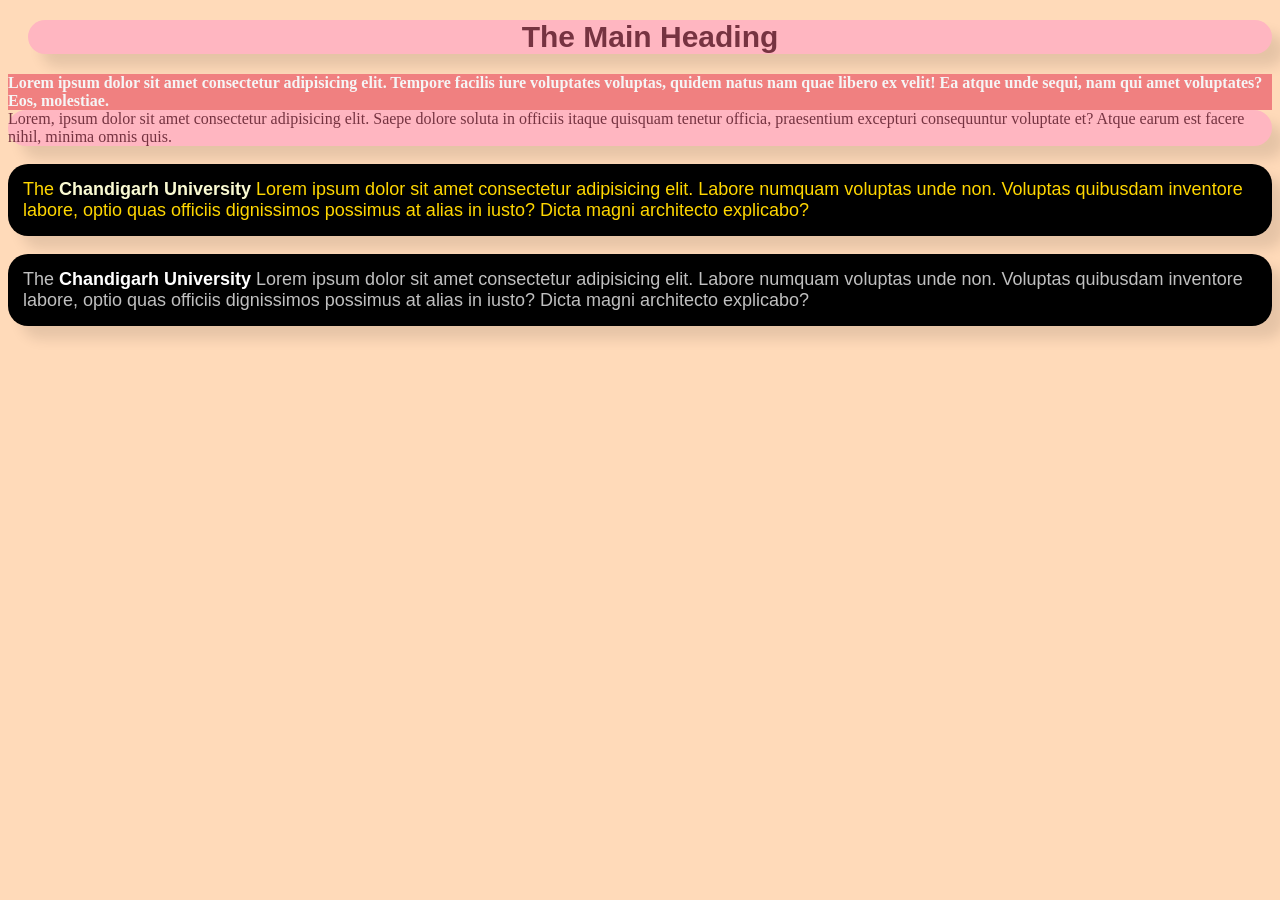
<file: 07-March/index.html>
<!DOCTYPE html>
<html lang="en">
<head>
    <meta charset="UTF-8">
    <meta name="viewport" content="width=device-width, initial-scale=1.0">
    <link rel="stylesheet" href="style.css">
    <title>Document</title>
</head>
<style>
    #div1{
        color: rgb(118, 51, 65);
        font-family: 'Segoe UI', Tahoma, Geneva, Verdana, sans-serif;
        font-size: 30px;
        text-align: center;
        border-radius: 20px;
        box-shadow: 13px 13px 13px rgba(0, 0, 0, 0.1);
    }
    p{
        font-size: 18px;
        font-family: 'Segoe UI', Tahoma, Geneva, Verdana, sans-serif;
        border-radius: 20px;
        box-shadow: 13px 13px 13px rgba(0, 0, 0, 0.1);
        padding: 15px;
    }
</style>
<body>
    <h1 id = "div1" style="background-color: lightpink;">The Main Heading</h1>
    <div style="font-size: 16px; font-weight: bold; background-color: lightcoral; color: whitesmoke;">
        Lorem ipsum dolor sit amet consectetur adipisicing elit. Tempore facilis iure voluptates voluptas, quidem natus nam quae libero ex velit! Ea atque unde sequi, nam qui amet voluptates? Eos, molestiae.
    </div>
    <div style=" background-color: lightpink; color:rgb(118, 51, 65); border-radius: 20px; box-shadow: 13px 13px 13px rgba(0, 0, 0, 0.1);">
        Lorem, ipsum dolor sit amet consectetur adipisicing elit. Saepe dolore soluta in officiis itaque quisquam tenetur officia, praesentium excepturi consequuntur voluptate et? Atque earum est facere nihil, minima omnis quis.
    </div>
    <p style="background-color: black; color: gold; display: block;">
        The <span style="color: lightgoldenrodyellow; font-weight: bolder;">Chandigarh University</span> Lorem ipsum dolor sit amet consectetur adipisicing elit. Labore numquam voluptas unde non. Voluptas quibusdam inventore labore, optio quas officiis dignissimos possimus at alias in iusto? Dicta magni architecto explicabo?
    </p>
    <p style="background-color: black; color: silver; display: block;">
        The <span style="color: white; font-weight: bolder;">Chandigarh University</span> Lorem ipsum dolor sit amet consectetur adipisicing elit. Labore numquam voluptas unde non. Voluptas quibusdam inventore labore, optio quas officiis dignissimos possimus at alias in iusto? Dicta magni architecto explicabo?
    </p>
</body>
</html>
</file>
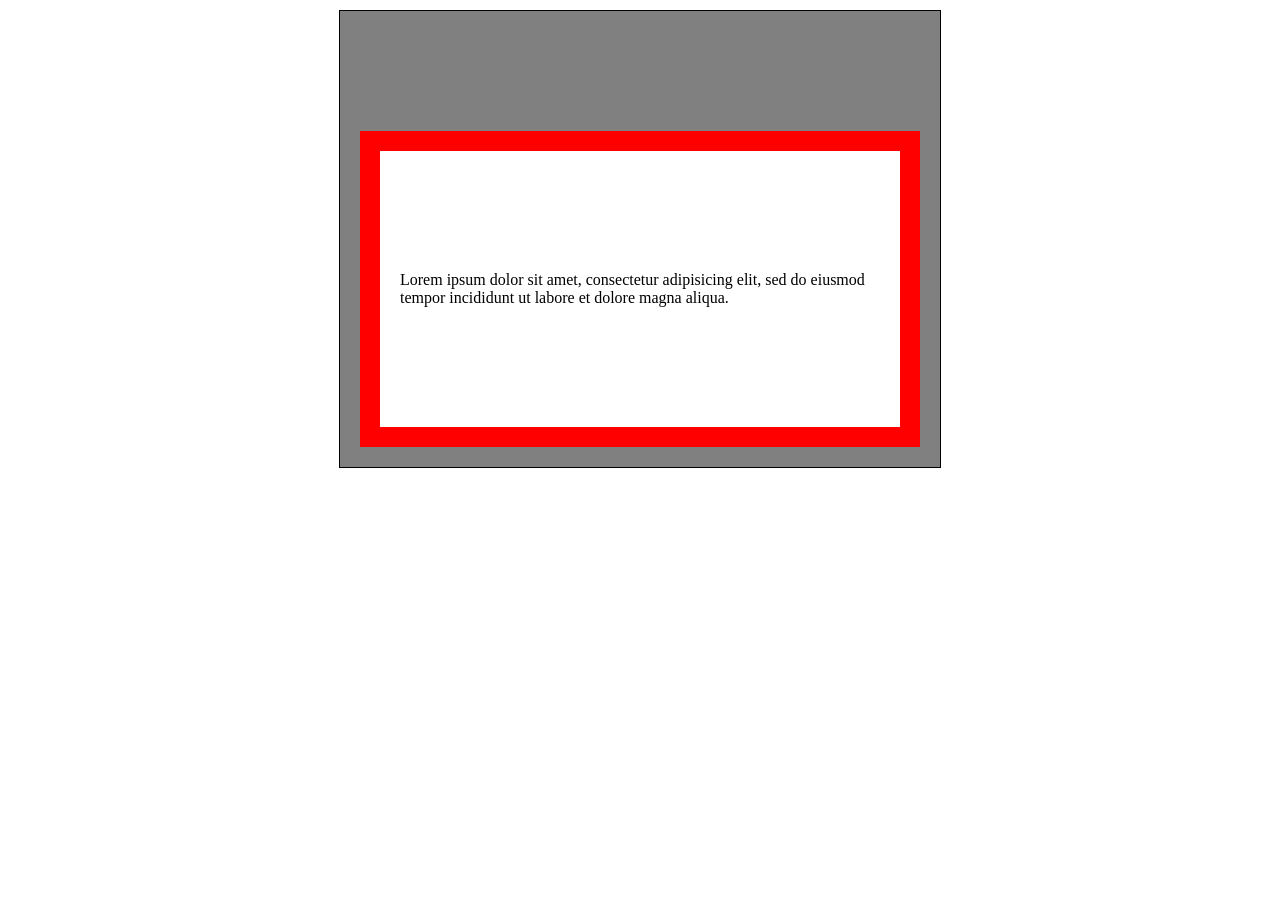
<file: 09-March/index.html>
<!DOCTYPE html>
<html lang="en">
<head>
    <meta charset="UTF-8">
    <meta name="viewport" content="width=device-width, initial-scale=1.0">
    <link rel="stylesheet" href="style.css">
    <title>Document</title>
</head>
<body>
    <div id="container">
        <p>Lorem ipsum dolor sit amet, consectetur adipisicing elit,
            sed do eiusmod tempor incididunt ut labore et dolore magna aliqua.</p>
    </div>
</body>
</file>
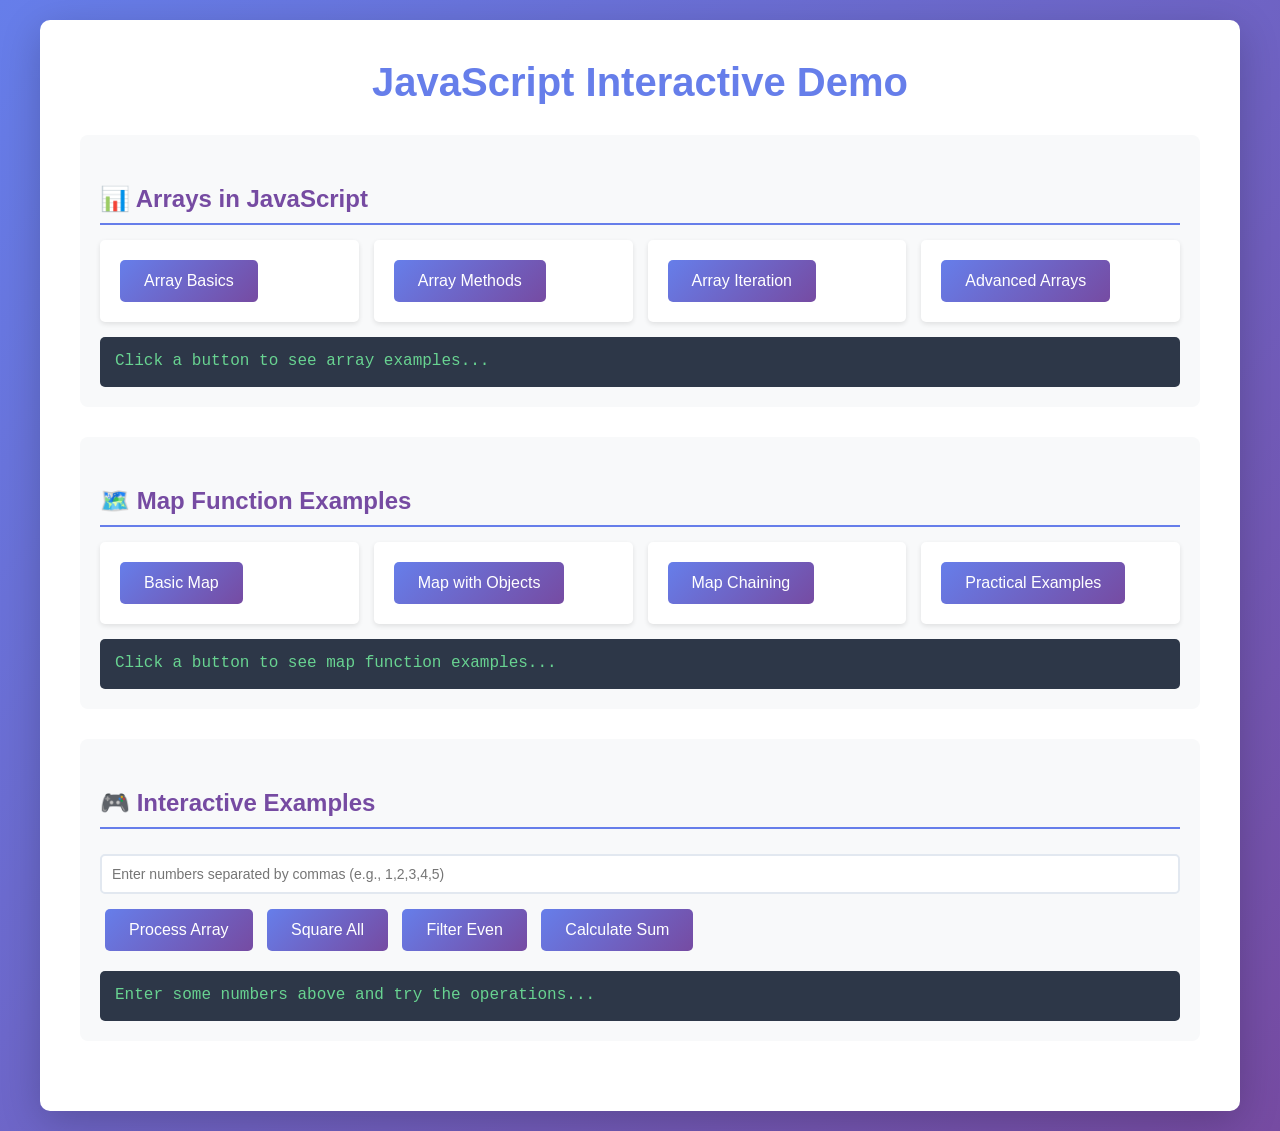
<file: 10-March/index.html>
<!DOCTYPE html>
<html lang="en">
<head>
    <meta charset="UTF-8">
    <meta name="viewport" content="width=device-width, initial-scale=1.0">
    <title>JavaScript Demo</title>
    <style>
        * {
            margin: 0;
            padding: 0;
            box-sizing: border-box;
        }

        body {
            font-family: 'Segoe UI', Tahoma, Geneva, Verdana, sans-serif;
            background: linear-gradient(135deg, #667eea 0%, #764ba2 100%);
            min-height: 100vh;
            padding: 20px;
        }

        .container {
            max-width: 1200px;
            margin: 0 auto;
            background: white;
            border-radius: 10px;
            padding: 40px;
            box-shadow: 0 10px 40px rgba(0, 0, 0, 0.2);
        }

        h1 {
            color: #667eea;
            text-align: center;
            margin-bottom: 30px;
            font-size: 2.5em;
        }

        h2 {
            color: #764ba2;
            margin-top: 30px;
            margin-bottom: 15px;
            border-bottom: 2px solid #667eea;
            padding-bottom: 10px;
        }

        .section {
            margin-bottom: 30px;
            padding: 20px;
            background: #f8f9fa;
            border-radius: 8px;
        }

        button {
            background: linear-gradient(135deg, #667eea 0%, #764ba2 100%);
            color: white;
            border: none;
            padding: 12px 24px;
            border-radius: 5px;
            cursor: pointer;
            font-size: 16px;
            margin: 5px;
            transition: transform 0.2s, box-shadow 0.2s;
        }

        button:hover {
            transform: translateY(-2px);
            box-shadow: 0 5px 15px rgba(0, 0, 0, 0.2);
        }

        button:active {
            transform: translateY(0);
        }

        .output {
            background: #2d3748;
            color: #68d391;
            padding: 15px;
            border-radius: 5px;
            margin-top: 15px;
            font-family: 'Courier New', monospace;
            min-height: 50px;
            white-space: pre-wrap;
            word-wrap: break-word;
        }

        .demo-grid {
            display: grid;
            grid-template-columns: repeat(auto-fit, minmax(250px, 1fr));
            gap: 15px;
            margin-top: 15px;
        }

        .demo-card {
            background: white;
            padding: 15px;
            border-radius: 5px;
            box-shadow: 0 2px 5px rgba(0, 0, 0, 0.1);
        }

        input, select {
            width: 100%;
            padding: 10px;
            margin: 10px 0;
            border: 2px solid #e2e8f0;
            border-radius: 5px;
            font-size: 14px;
        }

        input:focus, select:focus {
            outline: none;
            border-color: #667eea;
        }

        .code-block {
            background: #1a202c;
            color: #e2e8f0;
            padding: 15px;
            border-radius: 5px;
            overflow-x: auto;
            font-family: 'Courier New', monospace;
            margin: 10px 0;
        }
    </style>
</head>
<body>
    <div class="container">
        <h1>JavaScript Interactive Demo</h1>

        <!-- Arrays Section -->
        <div class="section">
            <h2>📊 Arrays in JavaScript</h2>
            <div class="demo-grid">
                <div class="demo-card">
                    <button onclick="arrayBasics()">Array Basics</button>
                </div>
                <div class="demo-card">
                    <button onclick="arrayMethods()">Array Methods</button>
                </div>
                <div class="demo-card">
                    <button onclick="arrayIteration()">Array Iteration</button>
                </div>
                <div class="demo-card">
                    <button onclick="arrayAdvanced()">Advanced Arrays</button>
                </div>
            </div>
            <div id="arrayOutput" class="output">Click a button to see array examples...</div>
        </div>

        <!-- Map Function Section -->
        <div class="section">
            <h2>🗺️ Map Function Examples</h2>
            <div class="demo-grid">
                <div class="demo-card">
                    <button onclick="mapBasic()">Basic Map</button>
                </div>
                <div class="demo-card">
                    <button onclick="mapObjects()">Map with Objects</button>
                </div>
                <div class="demo-card">
                    <button onclick="mapChaining()">Map Chaining</button>
                </div>
                <div class="demo-card">
                    <button onclick="mapPractical()">Practical Examples</button>
                </div>
            </div>
            <div id="mapOutput" class="output">Click a button to see map function examples...</div>
        </div>

        <!-- Interactive Section -->
        <div class="section">
            <h2>🎮 Interactive Examples</h2>
            <div>
                <input type="text" id="inputNumbers" placeholder="Enter numbers separated by commas (e.g., 1,2,3,4,5)">
                <button onclick="processInput()">Process Array</button>
                <button onclick="squareNumbers()">Square All</button>
                <button onclick="filterEven()">Filter Even</button>
                <button onclick="calculateSum()">Calculate Sum</button>
            </div>
            <div id="interactiveOutput" class="output">Enter some numbers above and try the operations...</div>
        </div>
    </div>

    <script>
        // ============================================
        // ARRAY EXAMPLES
        // ============================================

        function arrayBasics() {
            const output = document.getElementById('arrayOutput');
            let result = '--- ARRAY BASICS ---\n\n';

            // Creating arrays
            const arr1 = [1, 2, 3, 4, 5];
            const arr2 = new Array('apple', 'banana', 'cherry');
            const mixed = [1, 'hello', true, {name: 'John'}, [1, 2, 3]];

            result += `Array 1: ${JSON.stringify(arr1)}\n`;
            result += `Array 2: ${JSON.stringify(arr2)}\n`;
            result += `Mixed Array: ${JSON.stringify(mixed)}\n\n`;

            // Accessing elements
            result += `First element: ${arr1[0]}\n`;
            result += `Last element: ${arr1[arr1.length - 1]}\n`;
            result += `Array length: ${arr1.length}\n`;

            output.textContent = result;
        }

        function arrayMethods() {
            const output = document.getElementById('arrayOutput');
            let result = '--- ARRAY METHODS ---\n\n';

            const fruits = ['apple', 'banana', 'cherry'];

            // Push and Pop
            fruits.push('date');
            result += `After push('date'): ${JSON.stringify(fruits)}\n`;
            const popped = fruits.pop();
            result += `After pop(): ${JSON.stringify(fruits)} (removed: ${popped})\n\n`;

            // Unshift and Shift
            fruits.unshift('apricot');
            result += `After unshift('apricot'): ${JSON.stringify(fruits)}\n`;
            const shifted = fruits.shift();
            result += `After shift(): ${JSON.stringify(fruits)} (removed: ${shifted})\n\n`;

            // Slice and Splice
            const numbers = [1, 2, 3, 4, 5];
            result += `Original: ${JSON.stringify(numbers)}\n`;
            result += `Slice(1, 3): ${JSON.stringify(numbers.slice(1, 3))}\n`;
            
            const numbers2 = [1, 2, 3, 4, 5];
            numbers2.splice(2, 1, 99);
            result += `After splice(2, 1, 99): ${JSON.stringify(numbers2)}\n`;

            output.textContent = result;
        }

        function arrayIteration() {
            const output = document.getElementById('arrayOutput');
            let result = '--- ARRAY ITERATION ---\n\n';

            const numbers = [1, 2, 3, 4, 5];

            // forEach
            result += 'forEach: ';
            numbers.forEach(num => result += `${num} `);
            result += '\n\n';

            // map
            const doubled = numbers.map(num => num * 2);
            result += `map (doubled): ${JSON.stringify(doubled)}\n\n`;

            // filter
            const evens = numbers.filter(num => num % 2 === 0);
            result += `filter (evens): ${JSON.stringify(evens)}\n\n`;

            // reduce
            const sum = numbers.reduce((acc, num) => acc + num, 0);
            result += `reduce (sum): ${sum}\n\n`;

            // find
            const found = numbers.find(num => num > 3);
            result += `find (> 3): ${found}\n\n`;

            // some and every
            result += `some (> 3): ${numbers.some(num => num > 3)}\n`;
            result += `every (> 0): ${numbers.every(num => num > 0)}\n`;

            output.textContent = result;
        }

        function arrayAdvanced() {
            const output = document.getElementById('arrayOutput');
            let result = '--- ADVANCED ARRAY OPERATIONS ---\n\n';

            // Spread operator
            const arr1 = [1, 2, 3];
            const arr2 = [4, 5, 6];
            const combined = [...arr1, ...arr2];
            result += `Spread: ${JSON.stringify(combined)}\n\n`;

            // Destructuring
            const [first, second, ...rest] = [1, 2, 3, 4, 5];
            result += `Destructuring: first=${first}, second=${second}, rest=${JSON.stringify(rest)}\n\n`;

            // Array.from
            const str = 'hello';
            const chars = Array.from(str);
            result += `Array.from('hello'): ${JSON.stringify(chars)}\n\n`;

            // Array.of
            const arr = Array.of(1, 2, 3);
            result += `Array.of(1, 2, 3): ${JSON.stringify(arr)}\n\n`;

            // flat and flatMap
            const nested = [1, [2, 3], [4, [5, 6]]];
            result += `Nested: ${JSON.stringify(nested)}\n`;
            result += `flat(): ${JSON.stringify(nested.flat())}\n`;
            result += `flat(2): ${JSON.stringify(nested.flat(2))}\n`;

            output.textContent = result;
        }

        // ============================================
        // MAP FUNCTION EXAMPLES
        // ============================================

        function mapBasic() {
            const output = document.getElementById('mapOutput');
            let result = '--- BASIC MAP EXAMPLES ---\n\n';

            // Square numbers
            const numbers = [1, 2, 3, 4, 5];
            const squared = numbers.map(num => num * num);
            result += `Original: ${JSON.stringify(numbers)}\n`;
            result += `Squared: ${JSON.stringify(squared)}\n\n`;

            // Temperature conversion
            const celsius = [0, 10, 20, 30, 40];
            const fahrenheit = celsius.map(c => (c * 9/5) + 32);
            result += `Celsius: ${JSON.stringify(celsius)}\n`;
            result += `Fahrenheit: ${JSON.stringify(fahrenheit)}\n\n`;

            // String manipulation
            const words = ['hello', 'world', 'javascript'];
            const capitalized = words.map(word => word.toUpperCase());
            result += `Original: ${JSON.stringify(words)}\n`;
            result += `Capitalized: ${JSON.stringify(capitalized)}\n`;

            output.textContent = result;
        }

        function mapObjects() {
            const output = document.getElementById('mapOutput');
            let result = '--- MAP WITH OBJECTS ---\n\n';

            const users = [
                { id: 1, name: 'Alice', age: 25 },
                { id: 2, name: 'Bob', age: 30 },
                { id: 3, name: 'Charlie', age: 35 }
            ];

            // Extract names
            const names = users.map(user => user.name);
            result += `Names: ${JSON.stringify(names)}\n\n`;

            // Add email property
            const withEmail = users.map(user => ({
                ...user,
                email: `${user.name.toLowerCase()}@example.com`
            }));
            result += `With Email:\n${JSON.stringify(withEmail, null, 2)}\n`;

            output.textContent = result;
        }

        function mapChaining() {
            const output = document.getElementById('mapOutput');
            let result = '--- MAP CHAINING ---\n\n';

            const numbers = [1, 2, 3, 4, 5, 6, 7, 8, 9, 10];

            // Chain multiple operations
            const processed = numbers
                .filter(num => num % 2 === 0)
                .map(num => num * 2)
                .map(num => num + 10);

            result += `Original: ${JSON.stringify(numbers)}\n`;
            result += `Filter even: ${JSON.stringify(numbers.filter(n => n % 2 === 0))}\n`;
            result += `Then double: ${JSON.stringify(numbers.filter(n => n % 2 === 0).map(n => n * 2))}\n`;
            result += `Then add 10: ${JSON.stringify(processed)}\n`;

            output.textContent = result;
        }

        function mapPractical() {
            const output = document.getElementById('mapOutput');
            let result = '--- PRACTICAL MAP EXAMPLES ---\n\n';

            // Shopping cart
            const cart = [
                { item: 'Apple', price: 2, quantity: 3 },
                { item: 'Banana', price: 1, quantity: 5 },
                { item: 'Orange', price: 3, quantity: 2 }
            ];

            const totals = cart.map(item => ({
                item: item.item,
                total: item.price * item.quantity
            }));

            result += 'Shopping Cart Totals:\n';
            totals.forEach(t => {
                result += `  ${t.item}: $${t.total}\n`;
            });

            // Grade classification
            const grades = [45, 78, 92, 65, 88];
            const classified = grades.map(grade => ({
                grade,
                status: grade >= 90 ? 'A' : grade >= 80 ? 'B' : grade >= 70 ? 'C' : grade >= 60 ? 'D' : 'F'
            }));

            result += '\nGrade Classification:\n';
            classified.forEach(g => {
                result += `  ${g.grade} → ${g.status}\n`;
            });

            output.textContent = result;
        }

        // ============================================
        // INTERACTIVE EXAMPLES
        // ============================================

        function processInput() {
            const input = document.getElementById('inputNumbers').value;
            const output = document.getElementById('interactiveOutput');
            
            if (!input.trim()) {
                output.textContent = 'Please enter some numbers!';
                return;
            }

            const numbers = input.split(',').map(num => parseFloat(num.trim())).filter(num => !isNaN(num));
            
            let result = '--- ARRAY PROCESSING ---\n\n';
            result += `Input: ${JSON.stringify(numbers)}\n`;
            result += `Length: ${numbers.length}\n`;
            result += `Min: ${Math.min(...numbers)}\n`;
            result += `Max: ${Math.max(...numbers)}\n`;
            result += `Average: ${(numbers.reduce((a, b) => a + b, 0) / numbers.length).toFixed(2)}\n`;
            
            output.textContent = result;
        }

        function squareNumbers() {
            const input = document.getElementById('inputNumbers').value;
            const output = document.getElementById('interactiveOutput');
            
            if (!input.trim()) {
                output.textContent = 'Please enter some numbers!';
                return;
            }

            const numbers = input.split(',').map(num => parseFloat(num.trim())).filter(num => !isNaN(num));
            const squared = numbers.map(num => num * num);
            
            output.textContent = `Original: ${JSON.stringify(numbers)}\nSquared: ${JSON.stringify(squared)}`;
        }

        function filterEven() {
            const input = document.getElementById('inputNumbers').value;
            const output = document.getElementById('interactiveOutput');
            
            if (!input.trim()) {
                output.textContent = 'Please enter some numbers!';
                return;
            }

            const numbers = input.split(',').map(num => parseFloat(num.trim())).filter(num => !isNaN(num));
            const evens = numbers.filter(num => num % 2 === 0);
            
            output.textContent = `Original: ${JSON.stringify(numbers)}\nEven numbers: ${JSON.stringify(evens)}`;
        }

        function calculateSum() {
            const input = document.getElementById('inputNumbers').value;
            const output = document.getElementById('interactiveOutput');
            
            if (!input.trim()) {
                output.textContent = 'Please enter some numbers!';
                return;
            }

            const numbers = input.split(',').map(num => parseFloat(num.trim())).filter(num => !isNaN(num));
            const sum = numbers.reduce((acc, num) => acc + num, 0);
            
            output.textContent = `Numbers: ${JSON.stringify(numbers)}\nSum: ${sum}`;
        }
    </script>
</body>
</html>
</file>
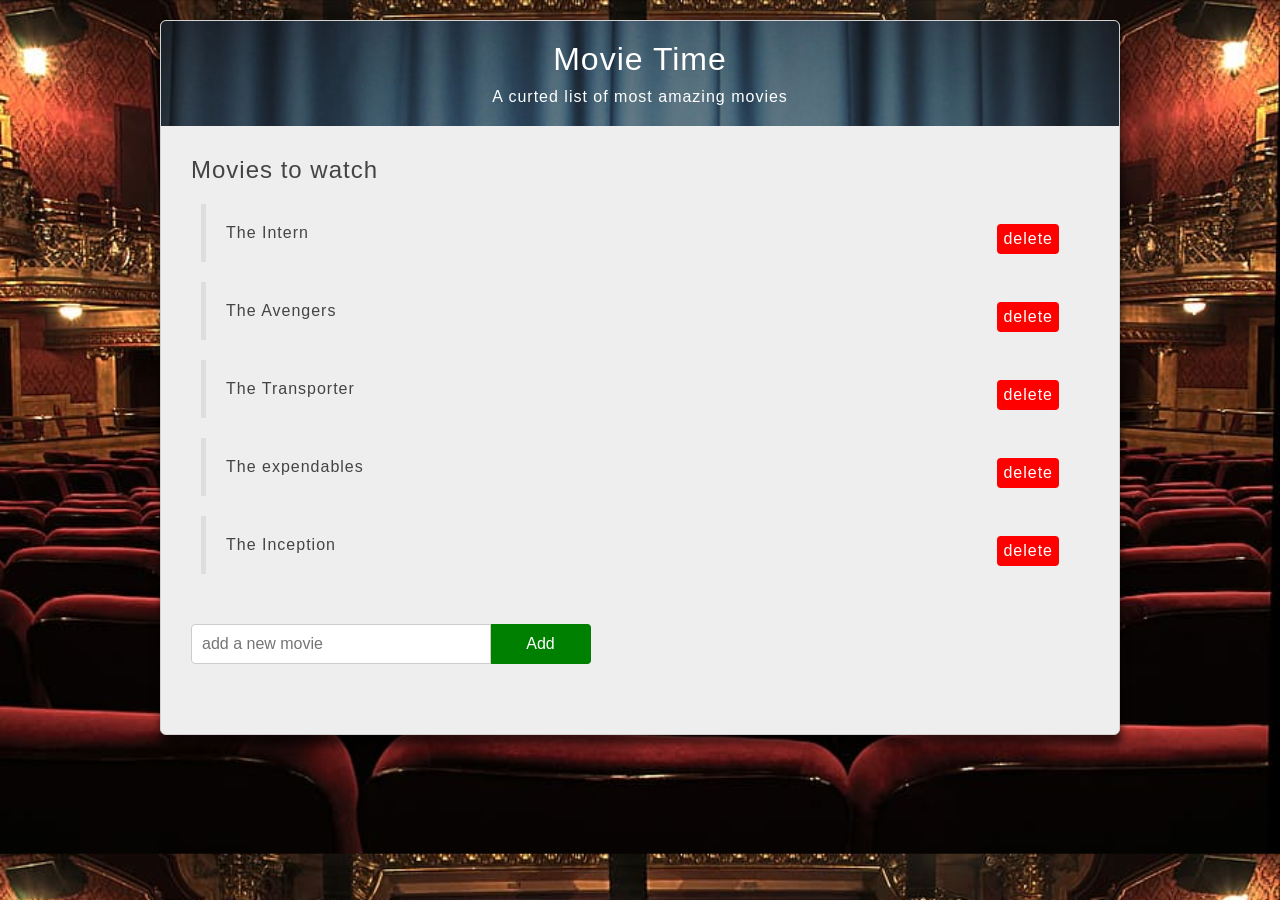
<file: 10-March/DOMDemo/index.html>
<!DOCTYPE html>
<html>
    <head>
        <meta charset="utf-8">
        <title>Movie Time</title>
     <link rel="stylesheet" href="Style.css"/>
     <script src="app.js" >

     </script>
        
    </head>
    <body>
      <div id="wrapper">

        <header>
            <div id="page-banner">
                <h1 class="title" style="color:#fff;">Movie Time</h1>
                <p style="color:#fff">A curted list of most amazing movies </p>
            </div>
        </header>
        <div id="movie-list">
            <h2 class="title">Movies to watch</h2>
            <ul>
                <li>
                    <span class="name">The Intern</span>
                    <span class="delete">delete</span>
                </li>
                <li>
                    <span class="name">The Avengers</span>
                    <span class="delete">delete</span>
                </li>
                <li>
                    <span class="name">The Transporter</span>
                    <span class="delete">delete</span>
                </li>
                <li>
                    <span class="name">The expendables</span>
                    <span class="delete">delete</span>
                </li>
                <li>
                    <span class="name">The Inception</span>
                    <span class="delete">delete</span>
                </li>

            </ul>
        </div>
        <form id="add-movie">
            <input type="text" placeholder="add a new movie "/>
            <button>Add</button>
        </form>
      </div>

    </body>
</html>
</file>
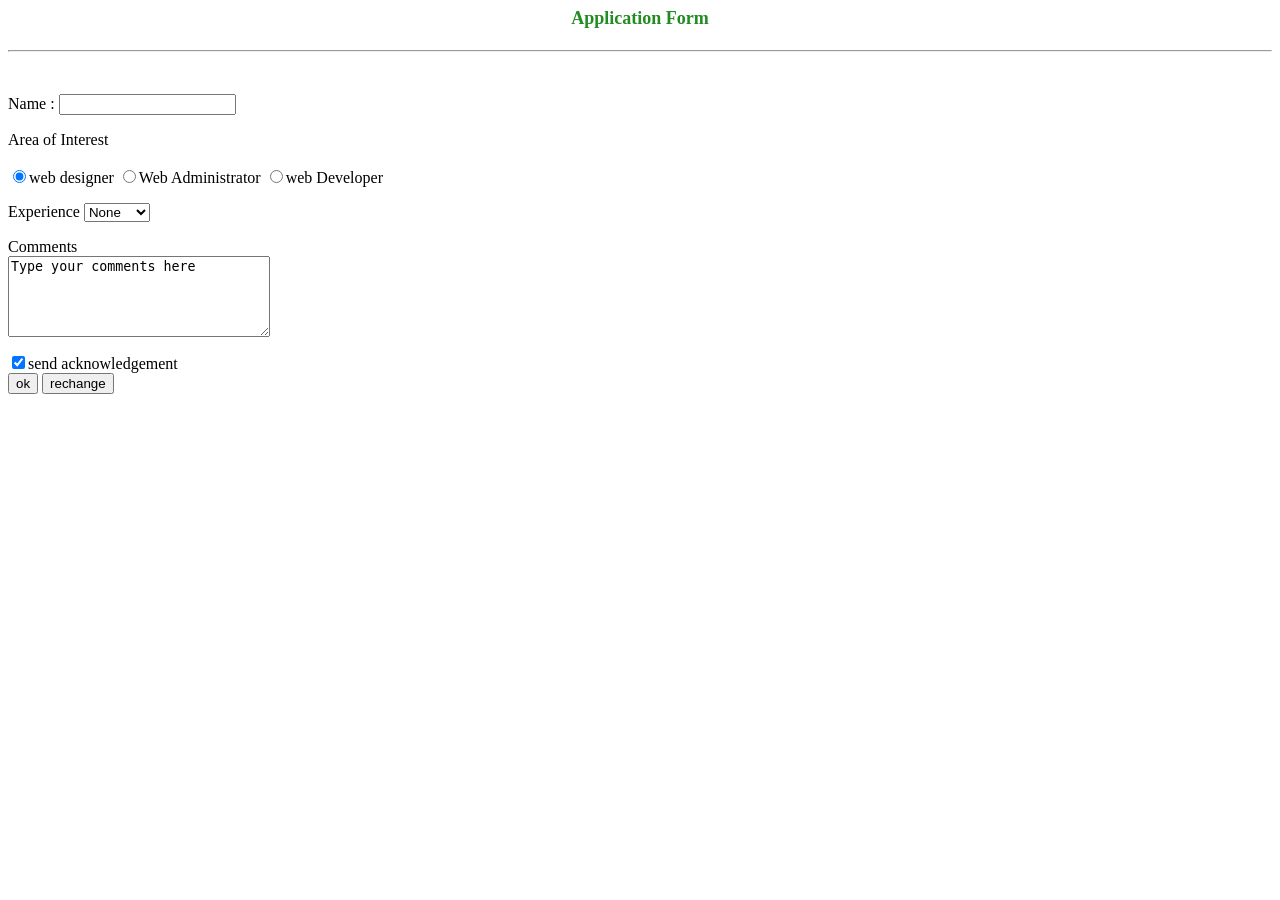
<file: 09-March/elementDemo.html>
<html>
<head>
<title>Application  Form </title>
</head>
<body >
<h1><center><font size= 4 color=Forestgreen >Application Form </center></font></h1><hr><br>
<form action="=" method="post">
<p>
<label for="firstname"> Name :  </label>
<input type="text" id="firstname"><br>
<p>Area of Interest <br><br>
<input type=radio name="control1" value="0" checked>web designer
<input type=radio name="control1" value="1" >Web Administrator
<input type=radio name="control1" value="2" >web Developer
<p>Experience
<select name="control2">
<option>None</option>
<option>1 year</option>
<option>2 years</option>
<option>4 years</option>
</select><br>
<p>Comments<br>
<textarea name="control3" cols="30" rows="5">Type your comments here</textarea>
<p><input type="checkbox"  name="control4" checked>send acknowledgement<br>
<input type=submit value=ok >
<input type=reset value=rechange >  </form>
</body></html>
</file>
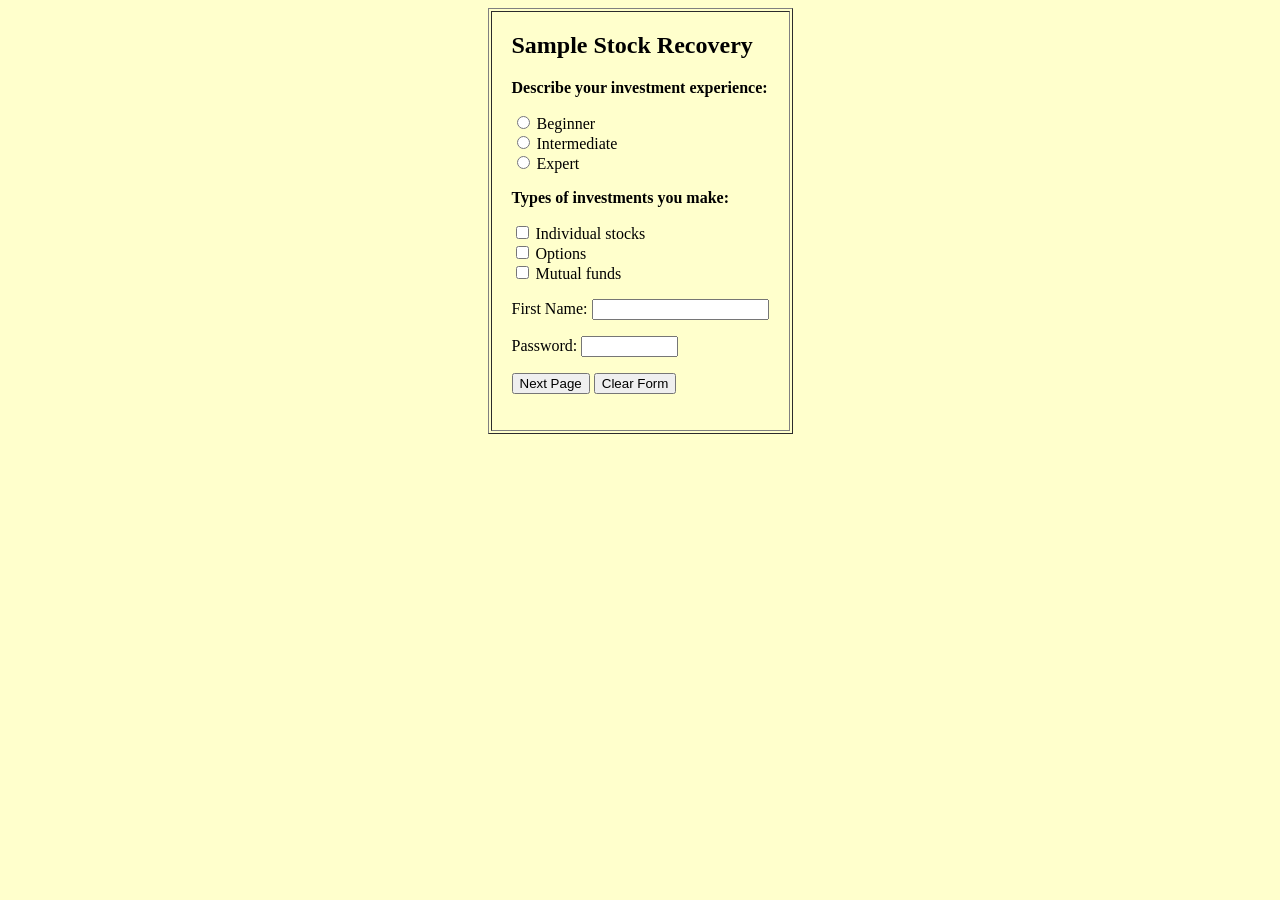
<file: 09-March/form1.html>
<html>
<head>
    <title>Sample Form Demo</title>
</head>
<body bgcolor="#ffffcc">
    <table align="center" border="1" cellpadding="20">
        <tr><td>
            <form action="form2.html" method="get">
                <h2>Sample Stock Recovery</h2>
                <p><b>Describe your investment experience:</b></p>
                <input type="radio" name="exp" value="0"> Beginner<br>
                <input type="radio" name="exp" value="1"> Intermediate<br>
                <input type="radio" name="exp" value="2"> Expert

                <p><b>Types of investments you make:</b></p>
                <input type="checkbox" name="c1"> Individual stocks<br>
                <input type="checkbox" name="c2"> Options<br>
                <input type="checkbox" name="c3"> Mutual funds

                <p>First Name: <input type="text" name="first" size="20"></p>
                <p>Password: <input type="password" name="pass" size="10" maxlength="15"></p>
                
                <input type="submit" value="Next Page"> 
                <input type="reset" value="Clear Form">
            </form>
        </td></tr>
    </table>
</body>
</html>
</file>
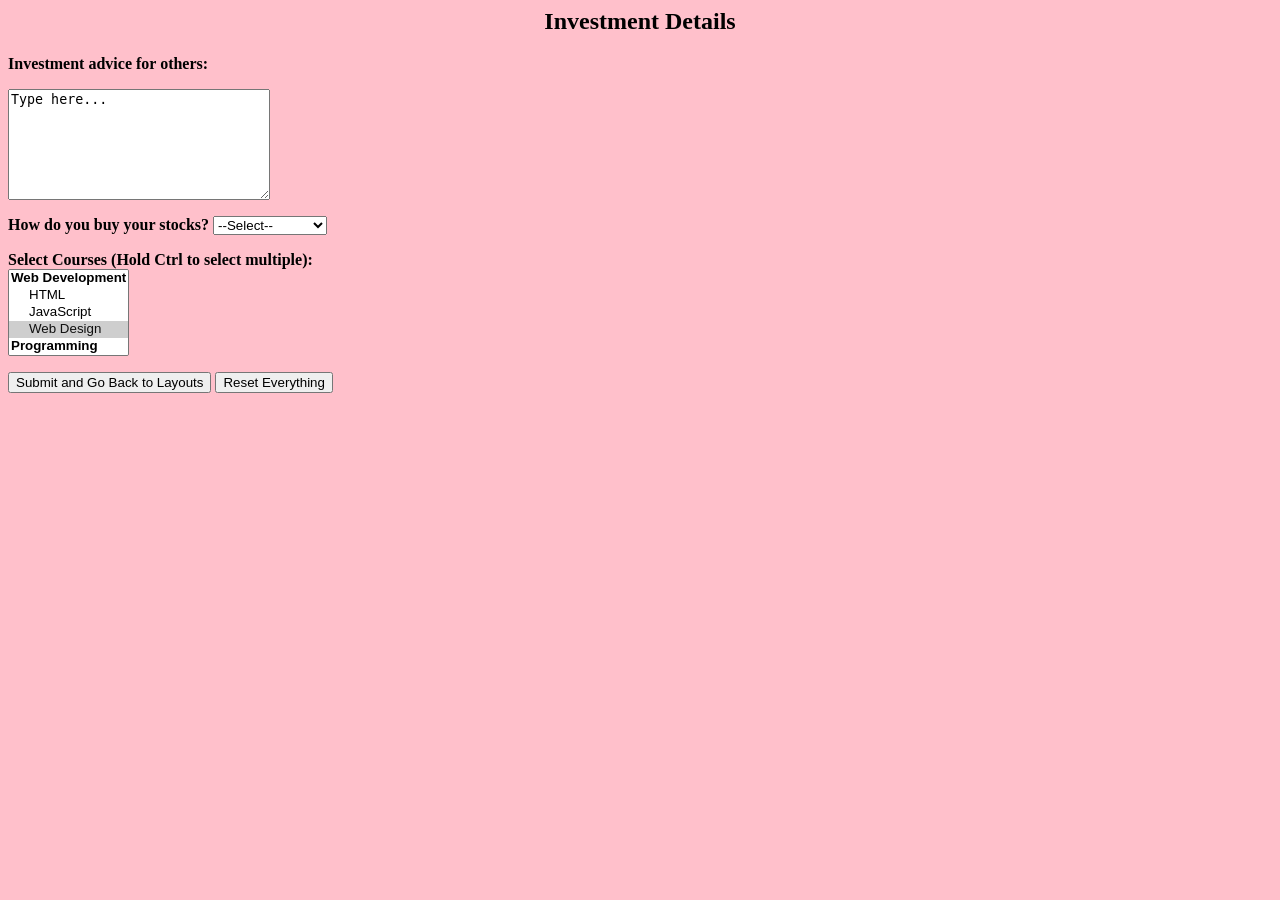
<file: 09-March/form2.html>
<html>
<head>
    <title>Advanced Form Elements</title>
</head>
<body bgcolor="pink">
    <form action="indexForm.html" method="get">
        <center><h2>Investment Details</h2></center>
        
        <p><b>Investment advice for others:</b></p>
        <textarea name="advice" rows="7" cols="30">Type here...</textarea>

        <p><b>How do you buy your stocks?</b>
        <select name="buy_method">
            <option value="">--Select--</option>
            <option>Online Trading</option>
            <option>Brokerage Firm</option>
            <option>Mobile App</option>
        </select></p>

        <p><b>Select Courses (Hold Ctrl to select multiple):</b><br>
        <select name="course" multiple size="5">
            <optgroup label="Web Development">
                <option>HTML</option>
                <option>JavaScript</option>
                <option selected>Web Design</option>
            </optgroup>
            <optgroup label="Programming">
                <option>C++</option>
                <option>Java</option>
            </optgroup>
        </select></p>

        <button type="submit">Submit and Go Back to Layouts</button>
        <button type="reset">Reset Everything</button>
    </form>
</body>
</html>
</file>
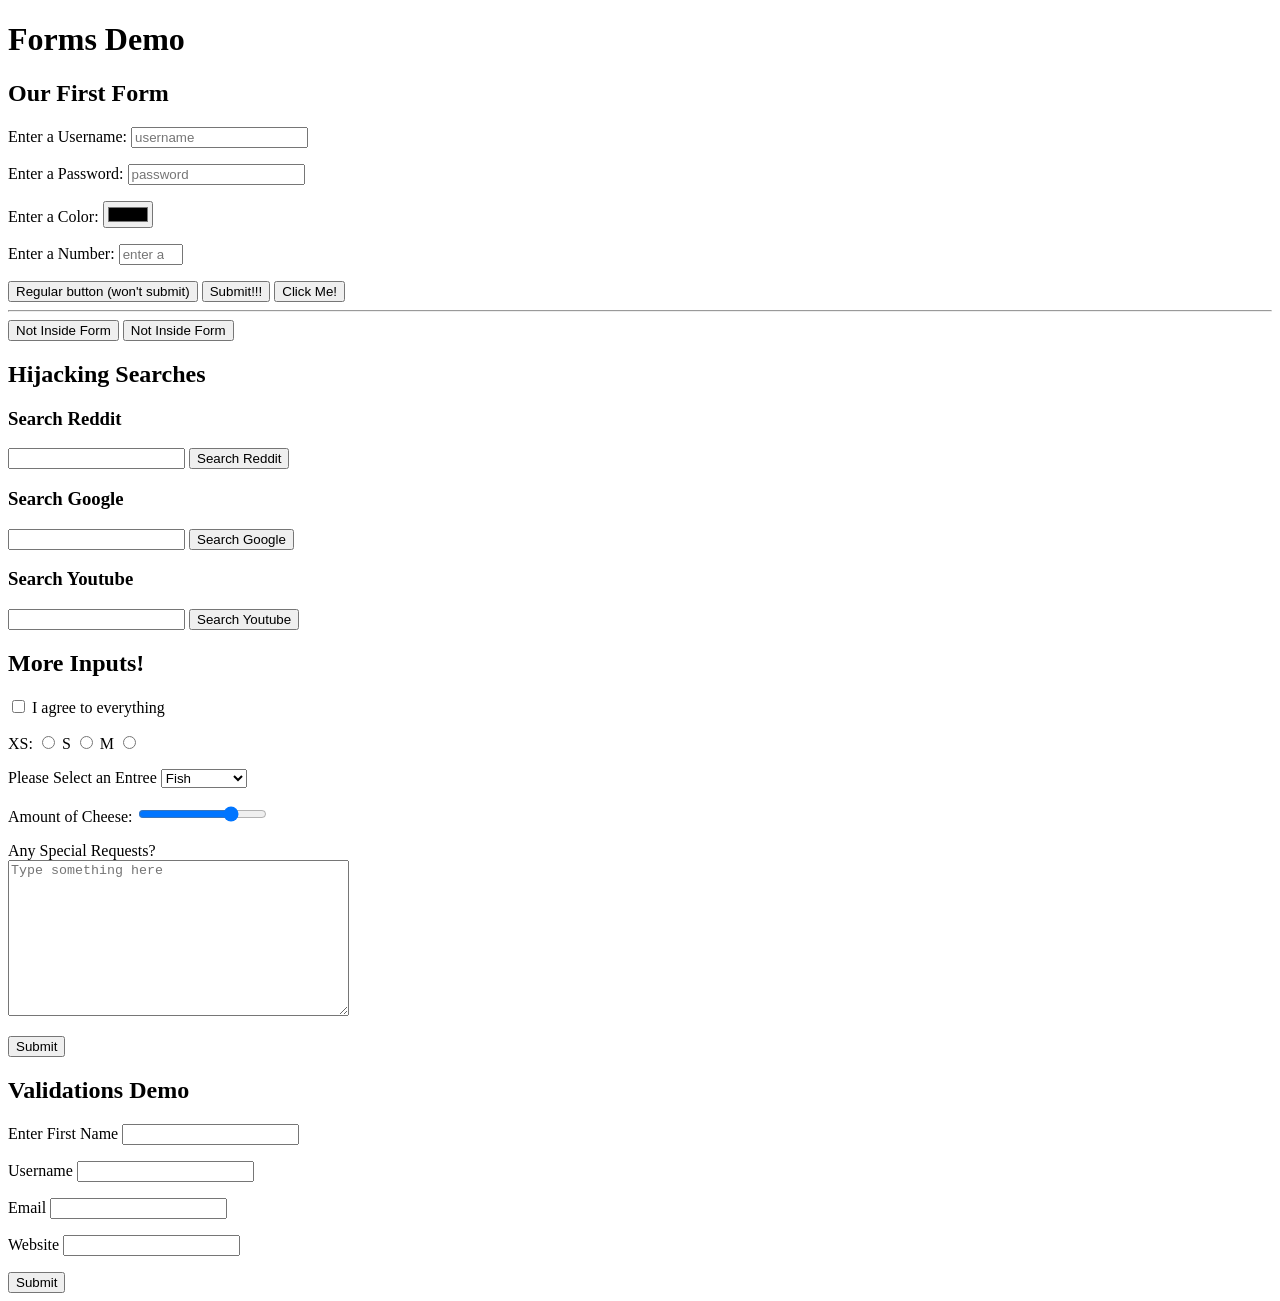
<file: 09-March/formsDemo.html>
<!DOCTYPE html>
<html lang="en">

<head>
    <meta charset="UTF-8">
    <meta name="viewport" content="width=device-width, initial-scale=1.0">
    <title>Forms Demo</title>
</head>

<body>
    <h1>Forms Demo</h1>
    <h2>Our First Form</h2>

    <form action="/tacos">
        <p>
            <label for="username">Enter a Username:</label>
            <input id="username" type="text" placeholder="username" name="username">
        </p>
        <p>
            <label for="password">Enter a Password:</label>
            <input type="password" placeholder="password" id="password" name="password">
        </p>
        <p>
            <label for="color">Enter a Color:</label>
            <input type="color" id="color" name="color">
        </p>
        <p>
            <!-- Alternative way to label an input (less common) -->
            <label>
                Enter a Number:
                <input type="number" placeholder="enter a number" name="num" min="1" max="1000">
            </label>
        </p>
        <!-- this button doesn't submit the form b/c of the "type" attribute -->
        <button type="button">Regular button (won't submit)</button>
        <!-- This button submits the form! -->
        <button>Submit!!!</button>
        <!-- So does this one: -->
        <input type="submit" value="Click Me!">
    </form>
    <hr>
    <!-- Outside of a form, no default behavior -->
    <button>Not Inside Form</button>
<!-- Outside of a form, no default behavior -->
<button>Not Inside Form</button>
<h2>Hijacking Searches</h2>
<h3>Search Reddit</h3>
<form action="https://www.reddit.com/search">
    <input type="text" name="q">
    <button>Search Reddit</button>
</form>
<h3>Search Google</h3>
<form action="https://www.google.com/search">
    <input type="text" name="q">
    <button>Search Google</button>
</form>
<h3>Search Youtube</h3>
<form action="https://www.youtube.com/results">
    <input type="text" name="search_query">
    <button>Search Youtube</button>
</form>

<h2>More Inputs!</h2>
<form action="/birds">
    <input type="checkbox" name="agree_tos" id="agree">
    <label for="agree">I agree to everything</label>
    <p>
        <label for="xs">XS:</label>
        <input type="radio" name="size" id="xs" value="xs">
        <label for="s">S</label>
        <input type="radio" name="size" id="s" value="s">
        <label for="m">M</label>
        <input type="radio" name="size" id="m" value="m">
    </p>
    <p>
        <label for="meal">Please Select an Entree</label>
        <select name="meal" id="meal">
            <option value="fish">Fish</option>
            <option value="veg">Vegetarian</option>
            <option value="steak">Steak</option>
        </select>
    </p>
    <p>
        <label for="cheese">Amount of Cheese:</label>
        <input type="range" id="cheese" min="1" max="100" value="75" name="cheese_level">
    </p>

    <p>
        <label for="requests">Any Special Requests?</label>
        <br>
        <textarea id="requests" rows="10" cols="40" name="Requests?" placeholder="Type something here"></textarea>
    </p>
    <button>Submit</button>
</form>

<h2>Validations Demo</h2>
<form action="/dummy">
    <p>
        <label for="first">Enter First Name</label>
        <input type="text" id="first" name="first" required>
    </p>
    <p>
        <label for="user">Username</label>
        <input type="text" id="user" name="username" minlength="5" maxlength="20" required>
    </p>

    <p>
        <label for="email">Email</label>
        <input type="email" id="email" name="email" required>

    </p>
    <p>
        <label for="website">Website</label>
        <input type="url" id="website" name="website">
    </p>

    <button>Submit</button>
</form>
</body>

</html>
</file>
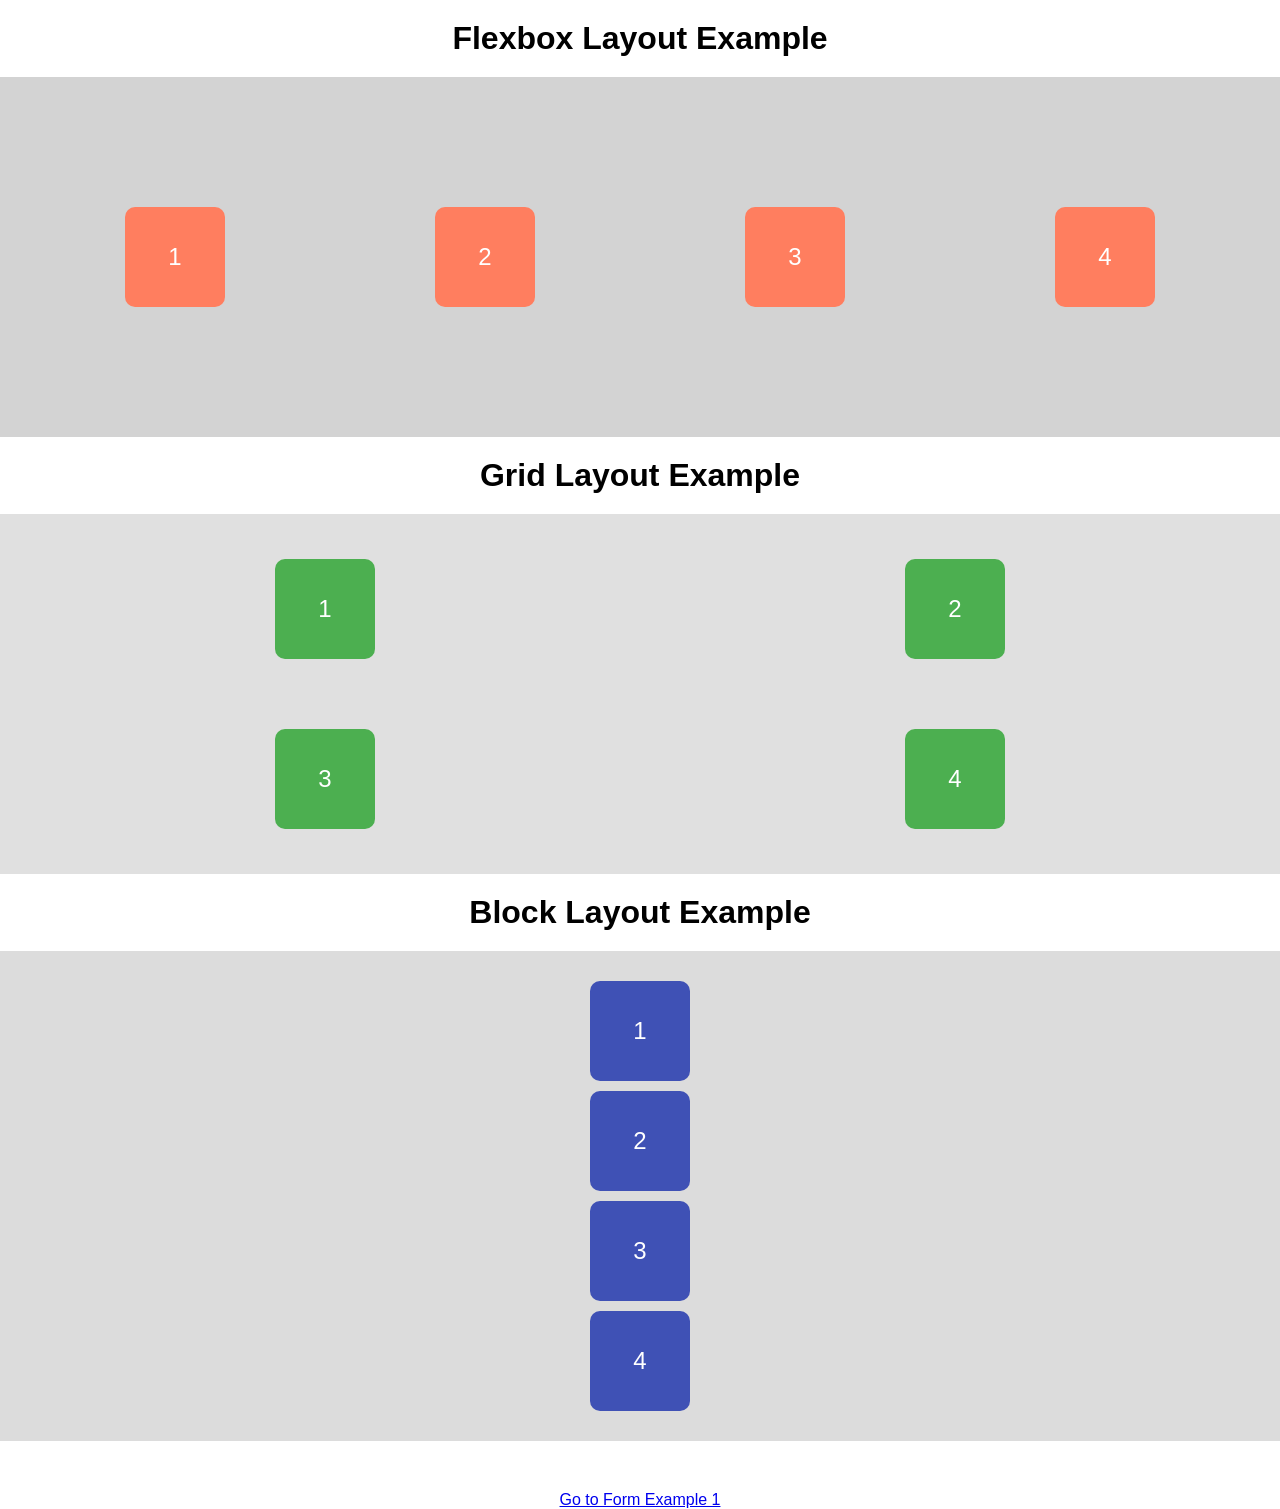
<file: 09-March/indexForm.html>
<!DOCTYPE html>
<html lang="en">
<head>
    <meta charset="UTF-8">
    <meta name="viewport" content="width=device-width, initial-scale=1.0">
    <title>Flexbox vs Grid vs Block</title>
    <link rel="stylesheet" href="formStyle.css">
</head>
<body>

    <h1>Flexbox Layout Example</h1>
    <div class="flex-container">
        <div class="box">1</div>
        <div class="box">2</div>
        <div class="box">3</div>
        <div class="box">4</div>
    </div>

    <h1>Grid Layout Example</h1>
    <div class="grid-container">
        <div class="grid-box">1</div>
        <div class="grid-box">2</div>
        <div class="grid-box">3</div>
        <div class="grid-box">4</div>
    </div>

    <h1>Block Layout Example</h1>
    <div class="block-container">
        <div class="block-box">1</div>
        <div class="block-box">2</div>
        <div class="block-box">3</div>
        <div class="block-box">4</div>
    </div>

    <p style="text-align:center; margin-top:50px;">
        <a href="form1.html">Go to Form Example 1</a>
    </p>

</body>
</html>
</file>
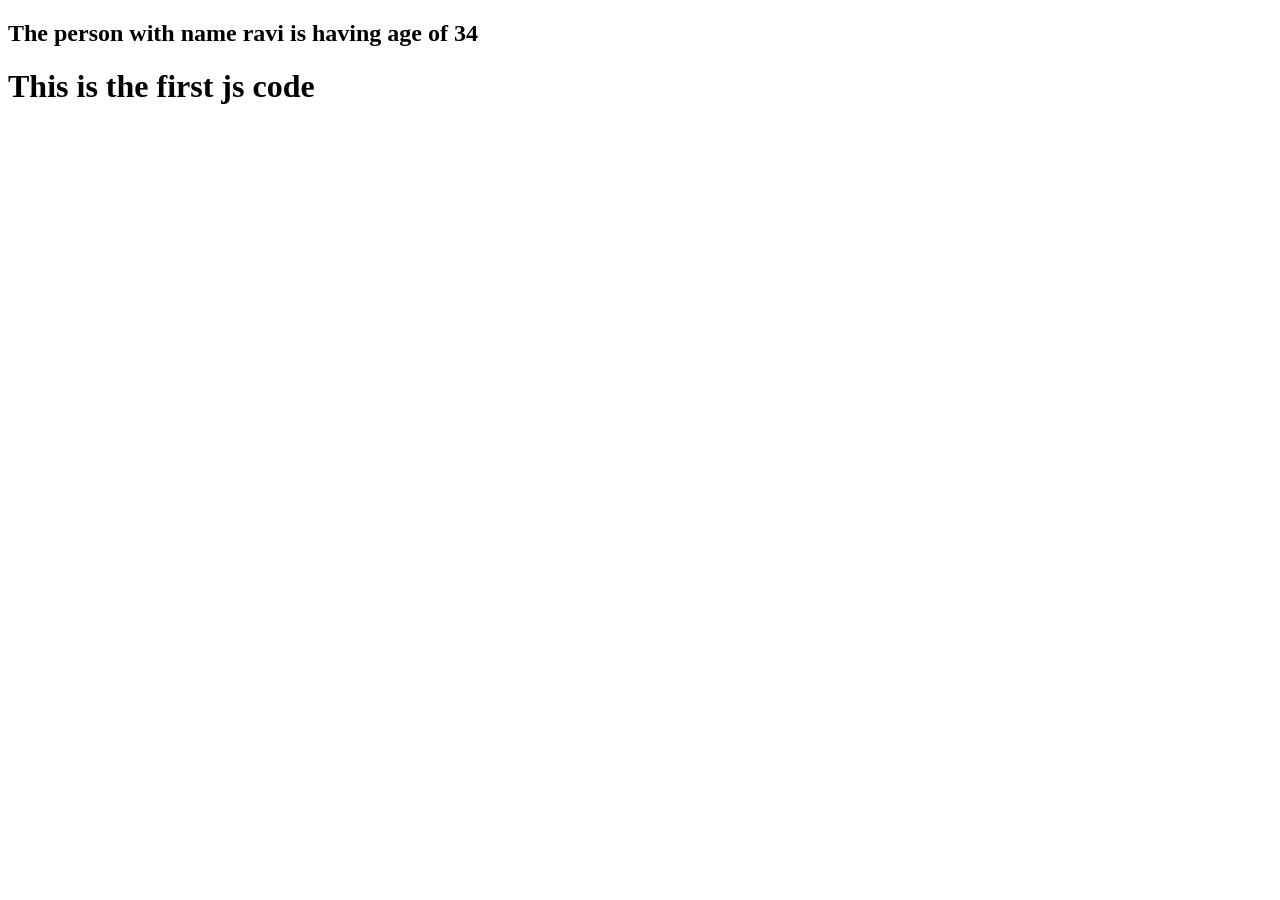
<file: 09-March/JSDemo1.html>
<!DOCTYPE html>
<html lang="en">
<head>
    <meta charset="UTF-8">
    <meta name="viewport" content="width=device-width, initial-scale=1.0">
    <title>Document</title>
</head>
<script language="Javascript">
    var x = 34;
    var name = "ravi";
    document.write("<h2>The person with name " + name + " is having age of " + x + "</h2>");
    alert("The The person with name " + name + " is having age of " + x)
</script>
<body>
    <h1>This is the first js code </h1>
</body>

</html>
</file>
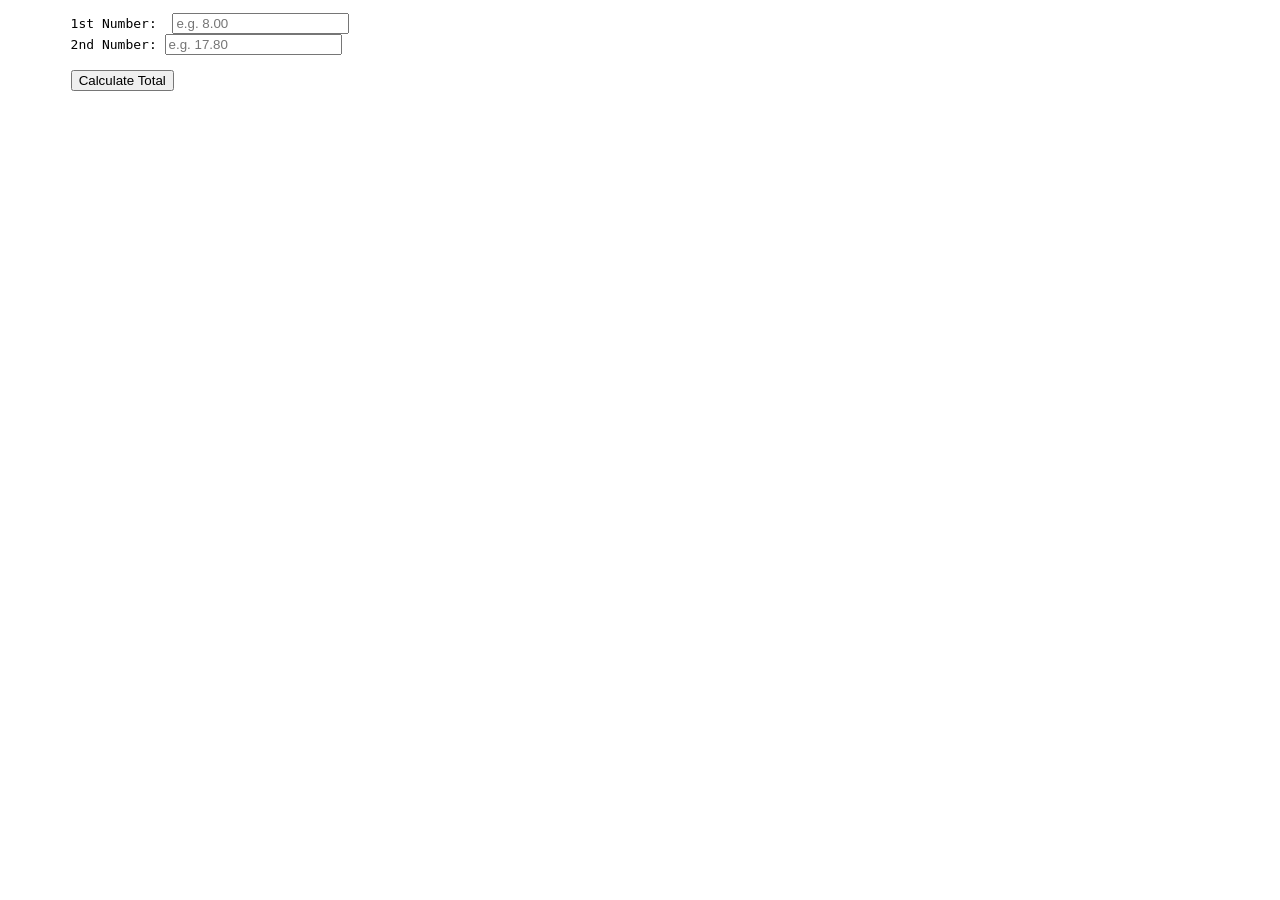
<file: 09-March/JSDemo2.html>
<!DOCTYPE html>
<html lang="en">
<head>
    <meta charset="UTF-8">
    <meta name="viewport" content="width=device-width, initial-scale=1.0">
    <title>Data Input</title>
</head>
<body>

    <script type="text/javascript">
        function add() {
            var total;
            var first = parseFloat(document.getElementById("text1").value);
            var second = parseFloat(document.getElementById("text2").value);
            total = first + second;
            alert('the total is ' + total);

        }

        function add1() {
            var firstElement = document.getElementsByName("first")[0];
            var secondElement = document.getElementsByName("second")[0];

            var first = parseFloat(firstElement.value);
            var second = parseFloat(secondElement.value);

            var total = first + second;

            if (isNaN(total)) {
                alert("Please enter numbers in both fields.");
            } else {
                alert('The total is: ' + total);
            }
        }
    </script>

    <pre>
        1st Number:  <input type="text" id="text1" name="first" placeholder="e.g. 8.00">
        2nd Number: <input type="text" id="text2" name="second" placeholder="e.g. 17.80">

        <input type="button" value="Calculate Total" onclick="add()">
    </pre>

</body>
</html>
</file>
<file: 07-March/style.css>
body {
  background-color: peachpuff;
}

h1 {
  color: navy;
  margin-left: 20px;
}
</file>
<file: 09-March/style.css>
body{
    margin: 0;
    padding: 0;
}
#container{
    background: gray;
    width: 600px;
    margin: 10px auto;
    border: 1px solid black;
}
p{
    background: white;
    border: 20px solid red;
    margin-top: 120px;
    margin-right: 20px;
    margin-bottom: 20px;
    margin-left: 20px;
    padding-top: 120px;
    padding-right: 20px;
    padding-bottom: 120px;
    padding-left: 20px;
}
</file>
<file: 10-March/DOMDemo/Style.css>
body
{
background-image: url("cinemahall.jpg");
background-size: 100%;
font-family:sans-serif;
color:#444;
letter-spacing: 1px;


}

h1,h2
{
font-weight: normal;
}

#wrapper
{

    background-color: #eee;
    width:90%;
    max-width: 960px;
    margin:20px auto;
    border-radius:6px;
    box-shadow: 1px 10px 10px rgba(0,0,0,0.7);
    box-sizing: border-box;
    padding: 0 0 20px;
    overflow: hidden;
    border:1px solid lightgray;
}

#page-banner
{
    background-image: url("banner.jpg");
    background-size: 100%;
    align-items: center;
    padding:10px 0;
}

#page-banner h1 ,
#page-banner p
{

    width:100%;
    text-align:center;
    margin:10px 0;

}

#movie-list,#add-movie
{
    margin:30px;
}

#movie-list ul
{
list-style-type: none;
padding:0;

}

#movie-list li
{
    padding:20px;
    border-left :5px solid #ddd;
    margin:20px 10px;
}

#movie-list li:hover{
    border-color: #9361bf;

}

.delete 
{
    float:right;
    background:red;
    padding: 6px;
    border-radius: 4px;
    cursor:pointer;
    color:white;
}

.delete:hover{
    background:maroon;
}

#add-movie
{
    width:400px;
    margin:0,auto;
}

#add-movie input 
{

    display: block;
    margin:20px 0;
    padding:10px;
    border:1px solid #ccc;
    font-size: 16px;
    border-radius: 4px 0 0 4px;
    box-sizing: border-box;
    width:300px;
    float:left;
    clear:both;
}

#add-movie button
{
    border:1px solid green;
    background:green;
    padding:10px 20px;
    font-size:16px;
    display: inline-block;
    margin:0;
    border-radius: 0 4px 4px 0;
    cursor: pointer;
    width:100px;
    float:left;
    margin:20px 0;
    border-left: 0;
    color:white;

}

#add-movie button:hover{
    background:darkgreen;

}

#add-movie:after 
{
    content:"";
    display: block;
    clear: both;
}

#add-movie label{
    line-height: 52px;
}
</file>
<file: 09-March/formStyle.css>
/* Global Reset */
* {
    margin: 0;
    padding: 0;
    box-sizing: border-box;
    font-family: Arial, sans-serif;
}

h1 {
    text-align: center;
    margin: 20px;
}

/* ======= FLEXBOX LAYOUT ======= */
.flex-container {
    display: flex;
    justify-content: space-around;
    align-items: center;
    flex-wrap: wrap;
    background-color: lightgray;
    padding: 20px;
    height: 40vh;
}

.box {
    width: 100px;
    height: 100px;
    background-color: #ff7e5f;
    color: white;
    display: flex;
    align-items: center;
    justify-content: center;
    font-size: 24px;
    border-radius: 10px;
    transition: 0.3s;
}

.box:hover {
    background-color: #feb47b;
    transform: scale(1.1);
}

/* ======= GRID LAYOUT ======= */
.grid-container {
    display: grid;
    grid-template-columns: repeat(2, 1fr);
    gap: 20px;
    background-color: #e0e0e0;
    padding: 20px;
    height: 40vh;
    justify-items: center;
    align-items: center;
}

.grid-box {
    width: 100px;
    height: 100px;
    background-color: #4caf50;
    color: white;
    display: flex;
    align-items: center;
    justify-content: center;
    font-size: 24px;
    border-radius: 10px;
    transition: 0.3s;
}

/* ======= BLOCK LAYOUT ======= */
.block-container {
    background-color: #dcdcdc;
    padding: 20px;
}

.block-box {
    width: 100px;
    height: 100px;
    background-color: #3f51b5;
    color: white;
    text-align: center;
    font-size: 24px; 
    margin: 10px auto;
    line-height: 100px;
    border-radius: 10px;
}
</file>
